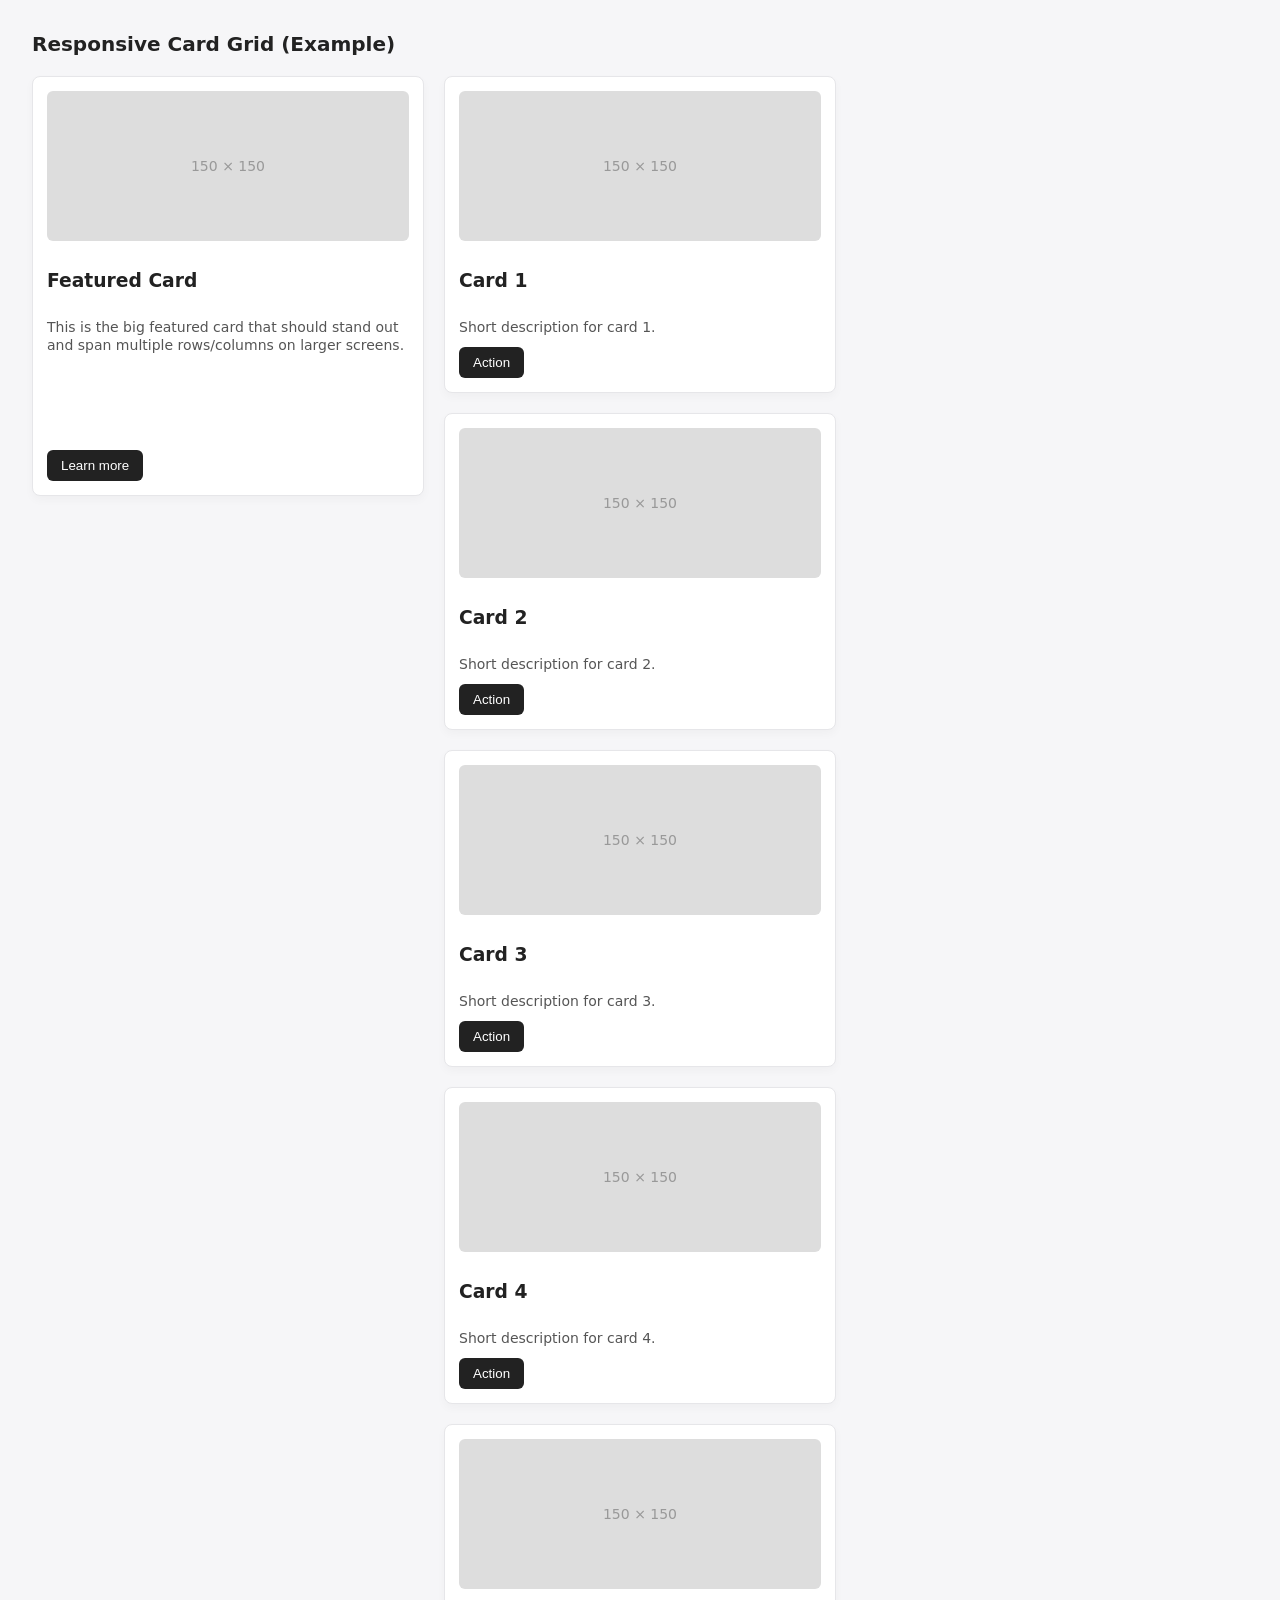
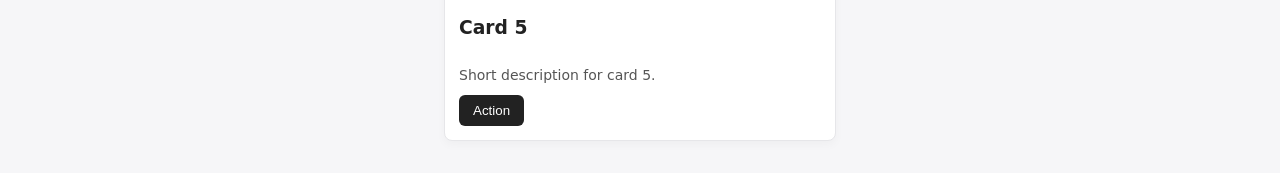
<file: Ex.3/index.html>
<!DOCTYPE html>
<html lang="en">
<head>
  <meta charset="utf-8" />
  <title>Responsive Cards — Example</title>
  <link rel="stylesheet" href="styles.css">
</head>
<body>

  <h1>Responsive Card Grid (Example)</h1>

  <div class="cards-container">

    
    <article class="card featured">
      <div class="image">150 × 150</div>
      <h3>Featured Card</h3>
      <p>This is the big featured card that should stand out and span multiple rows/columns on larger screens.</p>
      <div class="actions"><button>Learn more</button></div>
    </article>

    
    <article class="card">
      <div class="image">150 × 150</div>
      <h3>Card 1</h3>
      <p>Short description for card 1.</p>
      <div class="actions"><button>Action</button></div>
    </article>

    <article class="card">
      <div class="image">150 × 150</div>
      <h3>Card 2</h3>
      <p>Short description for card 2.</p>
      <div class="actions"><button>Action</button></div>
    </article>

    <article class="card">
      <div class="image">150 × 150</div>
      <h3>Card 3</h3>
      <p>Short description for card 3.</p>
      <div class="actions"><button>Action</button></div>
    </article>

    <article class="card">
      <div class="image">150 × 150</div>
      <h3>Card 4</h3>
      <p>Short description for card 4.</p>
      <div class="actions"><button>Action</button></div>
    </article>

    <article class="card">
      <div class="image">150 × 150</div>
      <h3>Card 5</h3>
      <p>Short description for card 5.</p>
      <div class="actions"><button>Action</button></div>
    </article>

  </div>

</body>
</html>
</file>
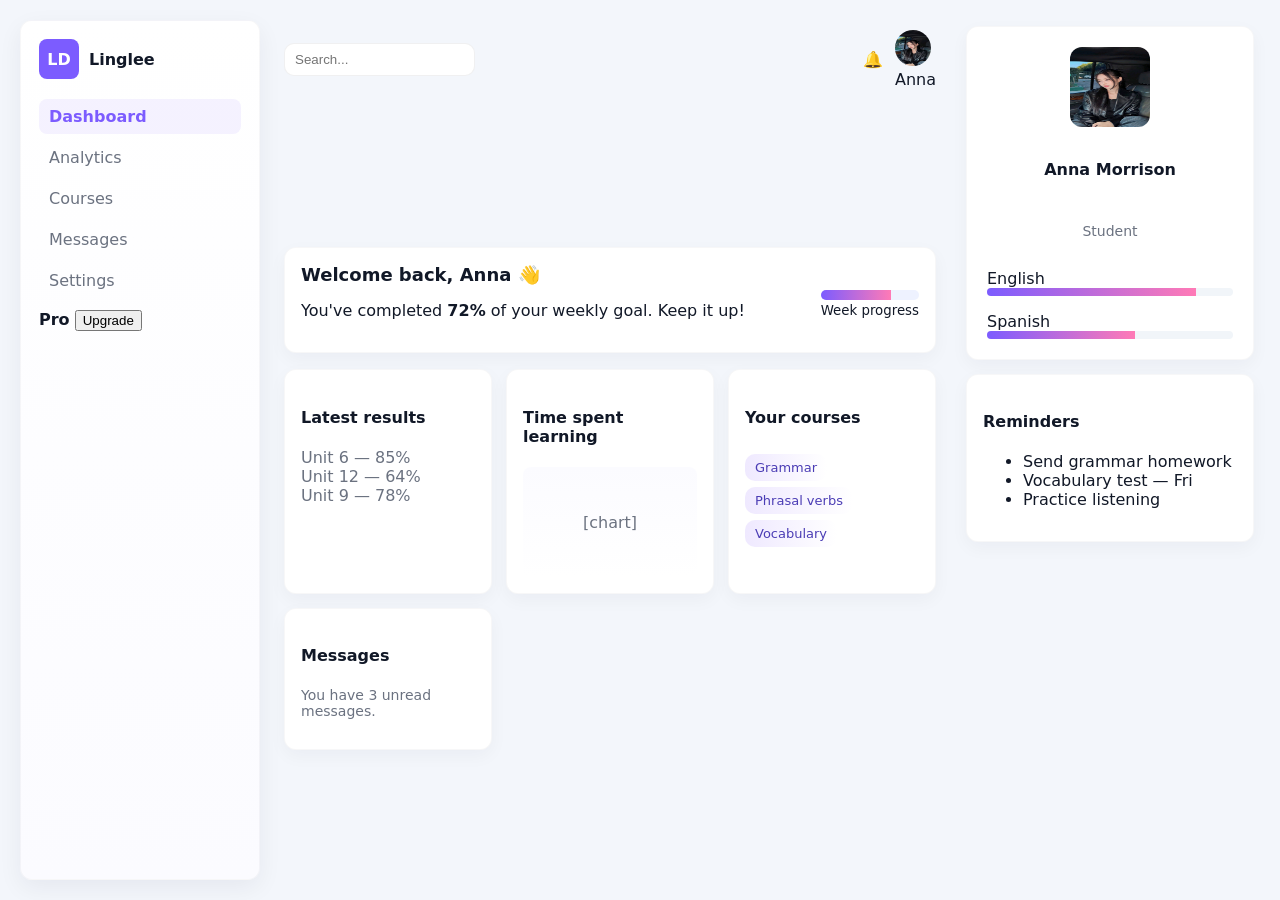
<file: Ex.4/index.html>
<!doctype html>
<html lang="en">
<head>
  <meta charset="utf-8" />
  <meta name="viewport" content="width=device-width,initial-scale=1" />
  <title>Creative Responsive Dashboard</title>
  <link rel="stylesheet" href="styles.css">
</head>
<body>

  <div class="dashboard">

   
    <aside class="sidebar">
      <div class="brand">
        <div class="logo">LD</div>
        <div class="brand-name">Linglee</div>
      </div>

      <nav class="nav">
        <a class="nav-item active">Dashboard</a>
        <a class="nav-item">Analytics</a>
        <a class="nav-item">Courses</a>
        <a class="nav-item">Messages</a>
        <a class="nav-item">Settings</a>
      </nav>

      <div class="upgrade">
        <strong>Pro</strong>
        <button class="btn">Upgrade</button>
      </div>
    </aside>

    
    <header class="topbar">
      <div class="search">
        <input placeholder="Search..." />
      </div>

      <div class="top-actions">
        <div class="notif">🔔</div>
        <div class="profile">
          <img src="images/profile.jpg" alt="profile" />
          <div class="profile-name">Anna</div>
        </div>
      </div>
    </header>

    
    <main class="main">

    
      <section class="hero card">
        <div class="hero-left">
          <h2>Welcome back, Anna 👋</h2>
          <p>You've completed <strong>72%</strong> of your weekly goal. Keep it up!</p>
        </div>
        <div class="hero-right">
          <div class="progress">
            <div class="progress-bar"><span style="width:72%"></span></div>
            <small>Week progress</small>
          </div>
        </div>
      </section>


      <section class="widgets">
        <article class="card stat">
          <h4>Latest results</h4>
          <ul class="mini-list">
            <li>Unit 6 — 85%</li>
            <li>Unit 12 — 64%</li>
            <li>Unit 9 — 78%</li>
          </ul>
        </article>

        <article class="card chart">
          <h4>Time spent learning</h4>
          <div class="chart-placeholder">[chart]</div>
        </article>

        <article class="card small">
          <h4>Your courses</h4>
          <div class="course-pill">Grammar</div>
          <div class="course-pill">Phrasal verbs</div>
          <div class="course-pill">Vocabulary</div>
        </article>

        <article class="card small">
          <h4>Messages</h4>
          <p class="muted">You have 3 unread messages.</p>
        </article>
      </section>

    </main>

    
    <aside class="rightpanel">
      <div class="card profile-card">
        <div class="avatar"><img src="images/profile.jpg" alt=""></div>
        <h4>Anna Morrison</h4>
        <p class="muted">Student</p>
        <div class="skill">
          <label>English</label>
          <div class="skill-bar"><span style="width:85%"></span></div>
        </div>
        <div class="skill">
          <label>Spanish</label>
          <div class="skill-bar"><span style="width:60%"></span></div>
        </div>
      </div>

      <div class="card reminders">
        <h4>Reminders</h4>
        <ul>
          <li>Send grammar homework</li>
          <li>Vocabulary test — Fri</li>
          <li>Practice listening</li>
        </ul>
      </div>
    </aside>

  </div>

</body>
</html>
</file>
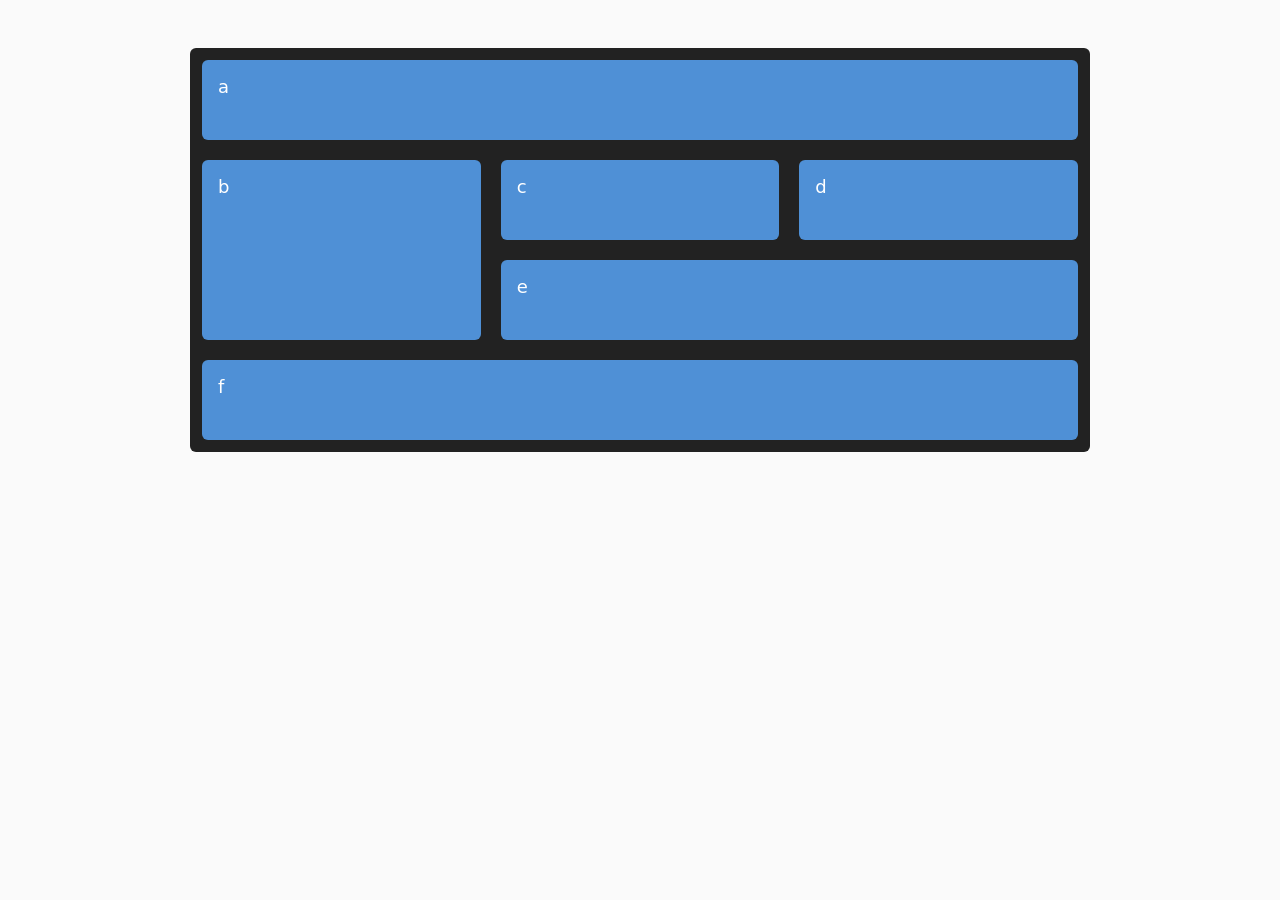
<file: Ex.1/ex1.html>
<!doctype html>
<html>
<head>
<meta charset="utf-8" />
<meta name="viewport" content="width=device-width,initial-scale=1" />
<title>Grid Layout Example</title>

<style>
  body {
    font-family: system-ui, -apple-system, "Segoe UI", Roboto, "Helvetica Neue", Arial;
    display: flex;
    justify-content: center;
    padding: 40px;
    background: #fafafa;
  }

  .container {
    width: 900px;                 
    background: #222;             
    padding: 12px;
    border-radius: 6px;
    box-sizing: border-box;
  }

  .grid {
    display: grid;
    grid-template-columns: repeat(3, 1fr);  
    grid-auto-rows: minmax(80px, auto);    
    gap: 20px;                             
  }

  .item {
    background: #4f90d6;
    color: white;
    padding: 16px;
    border-radius: 6px;
    box-sizing: border-box;
    font-size: 18px;
  }

  .a { grid-column: 1 / -1; }
  .b { grid-column: 1 / 2; grid-row: 2 / 4; }
  .c { grid-column: 2 / 3; grid-row: 2; }
  .d { grid-column: 3 / 4; grid-row: 2; }
  .e { grid-column: 2 / 4; grid-row: 3; }
  .f { grid-column: 1 / -1; grid-row: 4; }
</style>

</head>
<body>

  <div class="container">
    <div class="grid">
      <div class="item a">a</div>
      <div class="item b">b</div>
      <div class="item c">c</div>
      <div class="item d">d</div>
      <div class="item e">e</div>
      <div class="item f">f</div>
    </div>
  </div>

</body>
</html>
</file>
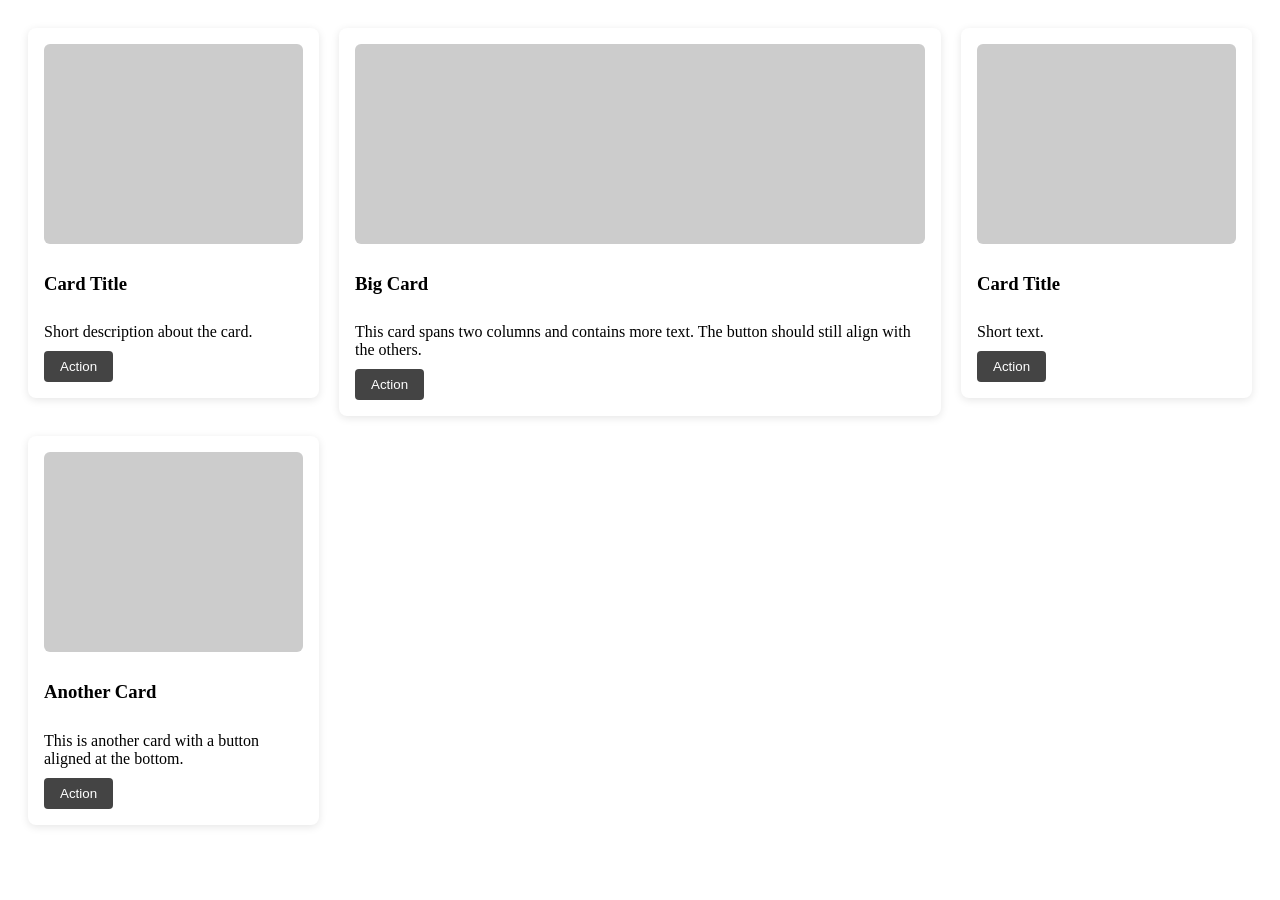
<file: Ex.2/ex2.html>
<!DOCTYPE html>
<html lang="en">
<head>
<meta charset="UTF-8">
<title>Card Grid</title>

<style>

.cards-container {
  display: grid;
  grid-template-columns: repeat(4, 1fr); 
  gap: 20px;
  padding: 20px;
  align-items: start;
}

.span2 {
  grid-column: span 2;
}


.card {
  display: grid;
  grid-template-rows: auto auto 1fr auto;
  
  gap: 10px;

  background: #fff;
  padding: 16px;
  border-radius: 8px;
  box-shadow: 0 2px 8px rgba(0,0,0,0.1);
}


.card .image {
  background: #ccc;
  height: 200px;
  border-radius: 6px;
}


.card p {
  margin: 0;
}


.card button {
  justify-self: start;
  padding: 8px 16px;
  border: none;
  background: #444;
  color: white;
  border-radius: 4px;
  cursor: pointer;
}

</style>
</head>

<body>

<div class="cards-container">

  <div class="card">
    <div class="image"></div>
    <h3>Card Title</h3>
    <p>Short description about the card.</p>
    <button>Action</button>
  </div>

  <div class="card span2">
    <div class="image"></div>
    <h3>Big Card</h3>
    <p>This card spans two columns and contains more text. The button should still align with the others.</p>
    <button>Action</button>
  </div>

  <div class="card">
    <div class="image"></div>
    <h3>Card Title</h3>
    <p>Short text.</p>
    <button>Action</button>
  </div>

  <div class="card">
    <div class="image"></div>
    <h3>Another Card</h3>
    <p>This is another card with a button aligned at the bottom.</p>
    <button>Action</button>
  </div>

</div>

</body>
</html>
</file>
<file: Ex.3/styles.css>
* { box-sizing: border-box; }
body {
  font-family: system-ui, -apple-system, "Segoe UI", Roboto, Arial;
  margin: 0;
  padding: 24px;
  background: #f6f6f8;
  color: #222;
}
h1 { margin: 0 0 20px 0; font-size: 20px; }


.cards-container {
  display: grid;
  grid-template-columns: 1fr;  
  gap: 20px;
  align-items: start;
}

.card {
  background: #fff;
  border-radius: 8px;
  padding: 14px;
  border: 1px solid #e6e6e9;
  box-shadow: 0 4px 10px rgba(17,17,17,0.03);

  display: grid;
  grid-template-rows: auto auto 1fr auto; 
  gap: 10px;
}


.card .image {
  background: #ddd;
  height: 150px;
  border-radius: 6px;
  display:flex;
  align-items:center;
  justify-content:center;
  color:#999;
  font-size:14px;
}


.card p { margin: 0; color: #555; font-size: 14px; line-height:1.25; }


.card .actions { display: flex; }

.card button {
    padding: 8px 14px;
    border: none;
    background: #222;
    color: #fff;
    border-radius: 6px;
    cursor: pointer;
    justify-self: start;
}


@media (min-width: 601px) {
  
  .cards-container {
    grid-template-columns: 1fr 1fr; 
    grid-auto-rows: auto;
  }

 
  .card.featured {
    grid-column: 1 / 2;  
    grid-row: 1 / span 2; 
    min-height: 360px;
    display: grid;
    grid-template-rows: auto auto 1fr auto; 
  }


  .card:not(.featured) {
    grid-column: 2 / 3;
  }
}


@media (min-width: 1024px) {
  
    
  .cards-container {
    grid-template-columns: 1fr 1fr 1fr; 
    grid-auto-rows: auto;
  }

  
  .card.featured {
    grid-column: 1 / 2;
    grid-row: 1 / span 2;
    min-height: 420px;
  }

  
}


@media (min-width: 601px) {
  body { padding: 32px; }
}
</file>
<file: Ex.4/styles.css>
:root{
  --bg: #f3f6fb;
  --card: #ffffff;
  --muted: #6b7280;
  --accent: #7c5cff;
  --soft: rgba(124,92,255,0.08);
  --gap: 18px;
  --radius: 12px;
  --shadow: 0 8px 24px rgba(20,20,50,0.06);
}

*{box-sizing:border-box}
body{
  margin:0;
  font-family: Inter, system-ui, -apple-system, "Segoe UI", Roboto, Arial;
  background:var(--bg);
  color:#111827;
  -webkit-font-smoothing:antialiased;
  -moz-osx-font-smoothing:grayscale;
}


.dashboard{
  min-height:100vh;
  display:grid;
  grid-template-columns: 1fr; 
  grid-template-areas:
    "topbar"
    "main"
    "right";
  gap: var(--gap);
  padding: 20px;
}


.sidebar{
  grid-area: sidebar;
  background: linear-gradient(180deg,#fff,#fbfbff);
  border-radius: var(--radius);
  padding: 18px;
  border:1px solid rgba(15,15,30,0.03);
  box-shadow: var(--shadow);
  width:100%;
  display:flex;
  flex-direction:column;
  gap:12px;
}


.brand{display:flex;align-items:center;gap:10px}
.logo{
  width:40px;height:40px;border-radius:8px;
  background:var(--accent);color:white;display:flex;align-items:center;justify-content:center;font-weight:700;
}
.brand-name{font-weight:600}


.nav{display:flex;flex-direction:column;gap:6px;margin-top:8px}
.nav-item{
  padding:8px 10px;border-radius:8px;color:var(--muted);cursor:pointer;text-decoration:none;
}
.nav-item.active{background:var(--soft);color:var(--accent);font-weight:600}

.topbar{grid-area: topbar; display:flex;justify-content:space-between;align-items:center;gap:12px;padding:10px 6px}
.topbar .search input{
  min-width:180px;padding:8px 10px;border-radius:10px;border:1px solid rgba(10,10,30,0.06);background:white;
}
.top-actions{display:flex;gap:12px;align-items:center}
.profile img{width:36px;height:36px;border-radius:999px}


.main{grid-area: main;padding:6px}


.rightpanel{grid-area:right;padding:6px;display:flex;flex-direction:column;gap:14px}


.card{
  background:var(--card);
  border-radius:12px;
  padding:16px;
  border:1px solid rgba(15,15,30,0.03);
  box-shadow: 0 6px 18px rgba(20,20,50,0.04);
}


.hero{display:flex;justify-content:space-between;gap:12px;align-items:center}
.hero h2{margin:0;font-size:18px}
.progress-bar{height:10px;background:#eef2ff;border-radius:999px;overflow:hidden;margin-top:8px}
.progress-bar span{display:block;height:100%;background:linear-gradient(90deg,var(--accent),#ff7ab6)}


.widgets{
  display:grid;
  grid-template-columns: 1fr;
  gap:14px;
  margin-top:16px;
}


.stat .mini-list{list-style:none;padding-left:0;margin:8px 0 0 0; color:var(--muted)}
.chart-placeholder{height:110px;background:linear-gradient(180deg,#fbfbff,#fff);border-radius:8px;display:flex;align-items:center;justify-content:center;color:var(--muted)}
.course-pill{display:inline-block;padding:6px 10px;background:linear-gradient(90deg,#efe9ff,#fff);border-radius:10px;margin:6px 6px 0 0;font-size:13px;color:#4b3db5}


.profile-card{display:grid;place-items:center;text-align:center;padding:20px;gap:8px}
.profile-card .avatar img{width:80px;height:80px;border-radius:12px}
.skill{width:100%;margin-top:8px;text-align:left}
.skill-bar{height:8px;background:#f1f5f9;border-radius:999px;overflow:hidden}
.skill-bar span{display:block;height:100%;background:linear-gradient(90deg,var(--accent),#ff7ab6)}


.muted{color:var(--muted);font-size:14px}


@media(min-width:601px){
  .dashboard{
    grid-template-columns: 240px 1fr; 
    grid-template-areas:
      "sidebar topbar"
      "sidebar main";
    align-items:start;
  }

  .topbar{grid-column: 2 / 3}
  .sidebar{position:sticky;top:20px;height:calc(100vh - 40px);overflow:auto;padding-bottom:18px}
  .widgets{grid-template-columns: 1fr 1fr} 
  .rightpanel{display:none} 
}


@media(min-width:1024px){
  .dashboard{
    grid-template-columns: 240px 1fr 300px;
    grid-template-areas:
      "sidebar topbar right"
      "sidebar main right";
  }
  .widgets{grid-template-columns: 1fr 1fr} 
  .rightpanel{display:flex}
}

@media(min-width:1200px){
  .widgets{grid-template-columns: 1fr 1fr 1fr}
}


@media(max-width:420px){
  .sidebar{display:none}
  .topbar .search input{min-width: 120px}
}
</file>
